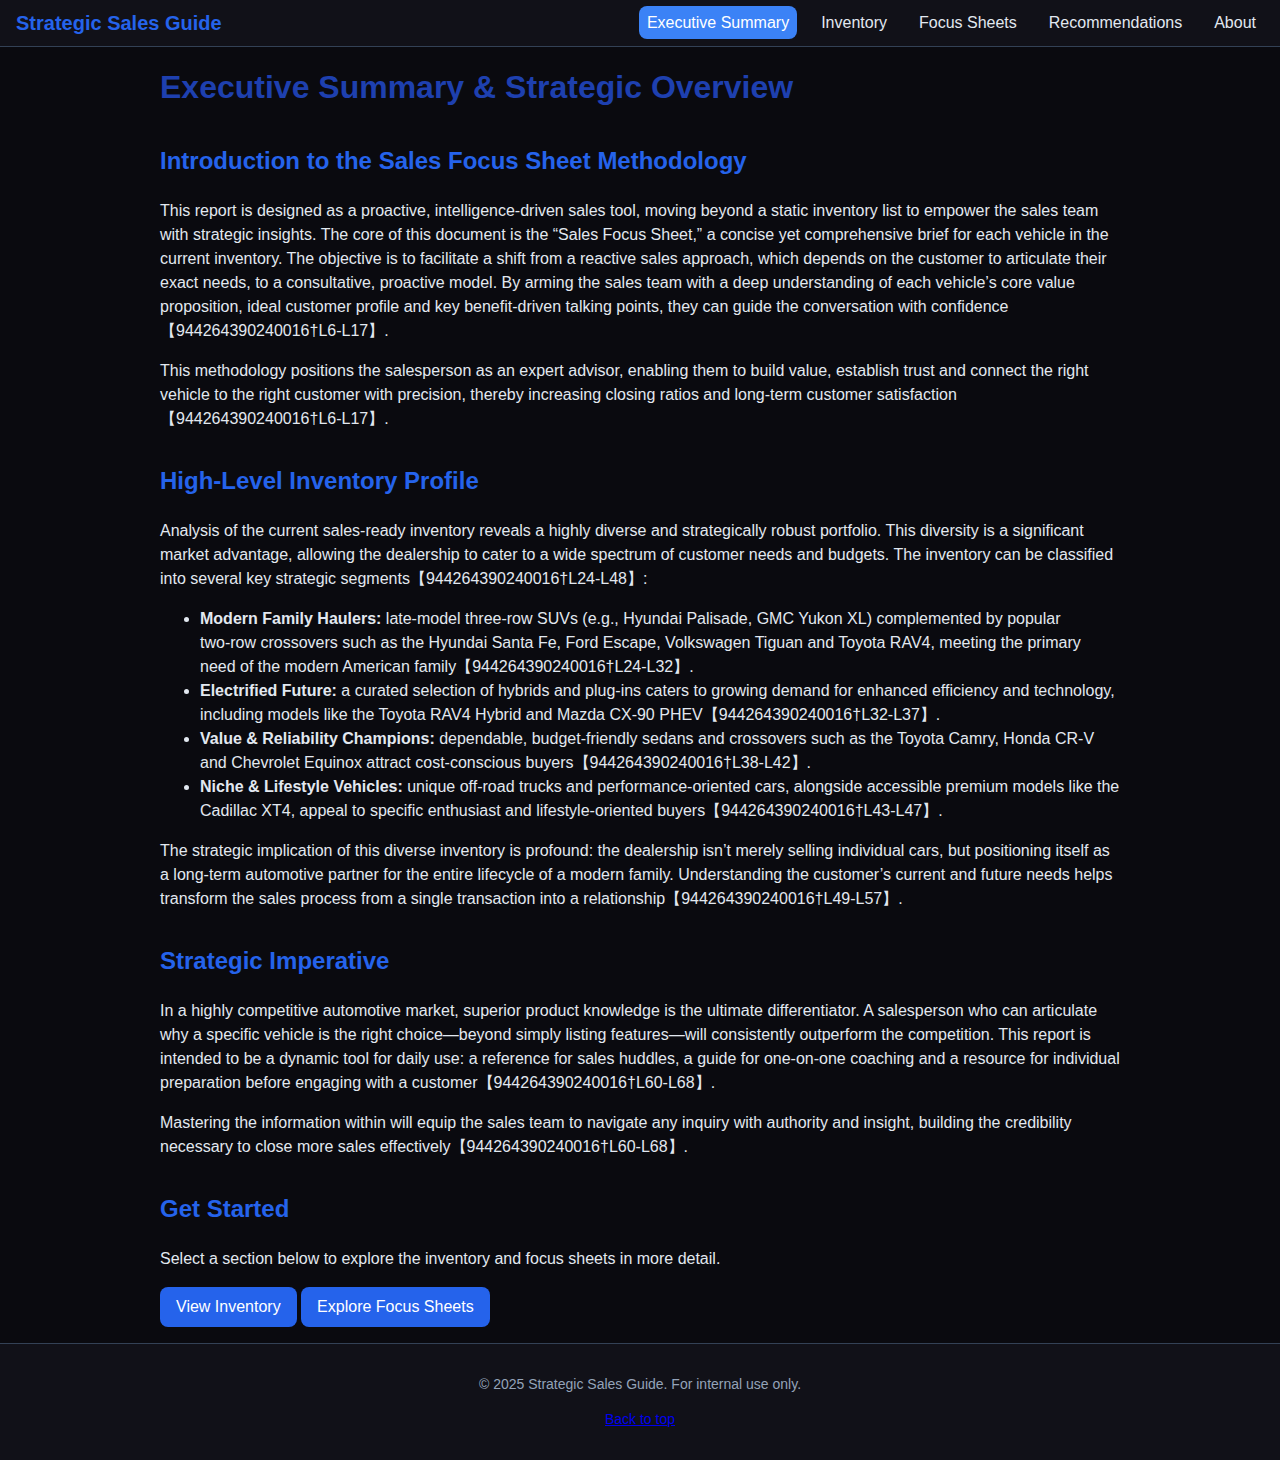
<file: index.html>
<!DOCTYPE html>
<html lang="en">
  <head>
    <meta charset="UTF-8" />
    <meta name="viewport" content="width=device-width, initial-scale=1.0" />
    <title>Strategic Sales Guide – Executive Summary</title>
    <link rel="icon" href="assets/favicon.svg" type="image/svg+xml" />
    <!-- Main site styles -->
    <link rel="stylesheet" href="assets/styles.css" />
    <!-- Print stylesheet loaded only when printing -->
    <link rel="stylesheet" href="assets/print.css" media="print" />
  </head>
  <body>
    <a class="skip-link" href="#main">Skip to content</a>
    <header class="site-header">
      <nav class="navbar" aria-label="Main navigation">
        <div class="nav-brand">Strategic Sales Guide</div>
        <button class="nav-toggle" aria-controls="nav-menu" aria-expanded="false">
          <span class="sr-only">Toggle navigation</span>
          ☰
        </button>
        <ul id="nav-menu" class="nav-menu">
          <li><a href="index.html" aria-current="page">Executive Summary</a></li>
          <li><a href="inventory.html">Inventory</a></li>
          <li><a href="focus-sheets.html">Focus Sheets</a></li>
          <li><a href="recommendations.html">Recommendations</a></li>
          <li><a href="about.html">About</a></li>
        </ul>
      </nav>
    </header>
    <main id="main" class="content-container">
      <h1>Executive Summary &amp; Strategic Overview</h1>
      <section class="intro">
        <h2>Introduction to the Sales&nbsp;Focus Sheet Methodology</h2>
        <p>
          This report is designed as a proactive, intelligence‑driven sales tool, moving
          beyond a static inventory list to empower the sales team with strategic
          insights. The core of this document is the “Sales Focus Sheet,” a concise yet
          comprehensive brief for each vehicle in the current inventory. The objective
          is to facilitate a shift from a reactive sales approach, which depends on the
          customer to articulate their exact needs, to a consultative, proactive model.
          By arming the sales team with a deep understanding of each vehicle’s core
          value proposition, ideal customer profile and key benefit‑driven talking
          points, they can guide the conversation with confidence【944264390240016†L6-L17】.
        </p>
        <p>
          This methodology positions the salesperson as an expert advisor, enabling
          them to build value, establish trust and connect the right vehicle to the
          right customer with precision, thereby increasing closing ratios and long‑term
          customer satisfaction【944264390240016†L6-L17】.
        </p>
      </section>
      <section class="inventory-profile">
        <h2>High‑Level Inventory Profile</h2>
        <p>
          Analysis of the current sales‑ready inventory reveals a highly diverse and
          strategically robust portfolio. This diversity is a significant market
          advantage, allowing the dealership to cater to a wide spectrum of customer
          needs and budgets. The inventory can be classified into several key strategic
          segments【944264390240016†L24-L48】:
        </p>
        <ul>
          <li>
            <strong>Modern Family Haulers:</strong> late‑model three‑row SUVs (e.g., Hyundai
            Palisade, GMC Yukon XL) complemented by popular two‑row crossovers such as
            the Hyundai Santa Fe, Ford Escape, Volkswagen Tiguan and Toyota RAV4, meeting
            the primary need of the modern American family【944264390240016†L24-L32】.
          </li>
          <li>
            <strong>Electrified Future:</strong> a curated selection of hybrids and plug‑ins
            caters to growing demand for enhanced efficiency and technology, including
            models like the Toyota RAV4 Hybrid and Mazda CX‑90 PHEV【944264390240016†L32-L37】.
          </li>
          <li>
            <strong>Value &amp; Reliability Champions:</strong> dependable, budget‑friendly
            sedans and crossovers such as the Toyota Camry, Honda CR‑V and Chevrolet
            Equinox attract cost‑conscious buyers【944264390240016†L38-L42】.
          </li>
          <li>
            <strong>Niche &amp; Lifestyle Vehicles:</strong> unique off‑road trucks and
            performance‑oriented cars, alongside accessible premium models like the
            Cadillac XT4, appeal to specific enthusiast and lifestyle‑oriented buyers【944264390240016†L43-L47】.
          </li>
        </ul>
        <p>
          The strategic implication of this diverse inventory is profound: the
          dealership isn’t merely selling individual cars, but positioning itself as a
          long‑term automotive partner for the entire lifecycle of a modern family.
          Understanding the customer’s current and future needs helps transform the
          sales process from a single transaction into a relationship【944264390240016†L49-L57】.
        </p>
      </section>
      <section class="strategic-imperative">
        <h2>Strategic Imperative</h2>
        <p>
          In a highly competitive automotive market, superior product knowledge is the
          ultimate differentiator. A salesperson who can articulate why a specific
          vehicle is the right choice—beyond simply listing features—will consistently
          outperform the competition. This report is intended to be a dynamic tool for
          daily use: a reference for sales huddles, a guide for one‑on‑one coaching and
          a resource for individual preparation before engaging with a customer【944264390240016†L60-L68】.
        </p>
        <p>
          Mastering the information within will equip the sales team to navigate any
          inquiry with authority and insight, building the credibility necessary to
          close more sales effectively【944264390240016†L60-L68】.
        </p>
      </section>
      <section class="cta">
        <h2>Get Started</h2>
        <p>Select a section below to explore the inventory and focus sheets in more detail.</p>
        <div class="button-group">
          <a href="inventory.html" class="btn">View Inventory</a>
          <a href="focus-sheets.html" class="btn">Explore Focus Sheets</a>
        </div>
      </section>
    </main>
    <footer class="site-footer">
      <p>&copy; 2025 Strategic Sales Guide. For internal use only.</p>
      <p>
        <a href="#">Back to top</a>
      </p>
    </footer>
    <script src="assets/app.js" defer></script>
  </body>
</html>
</file>
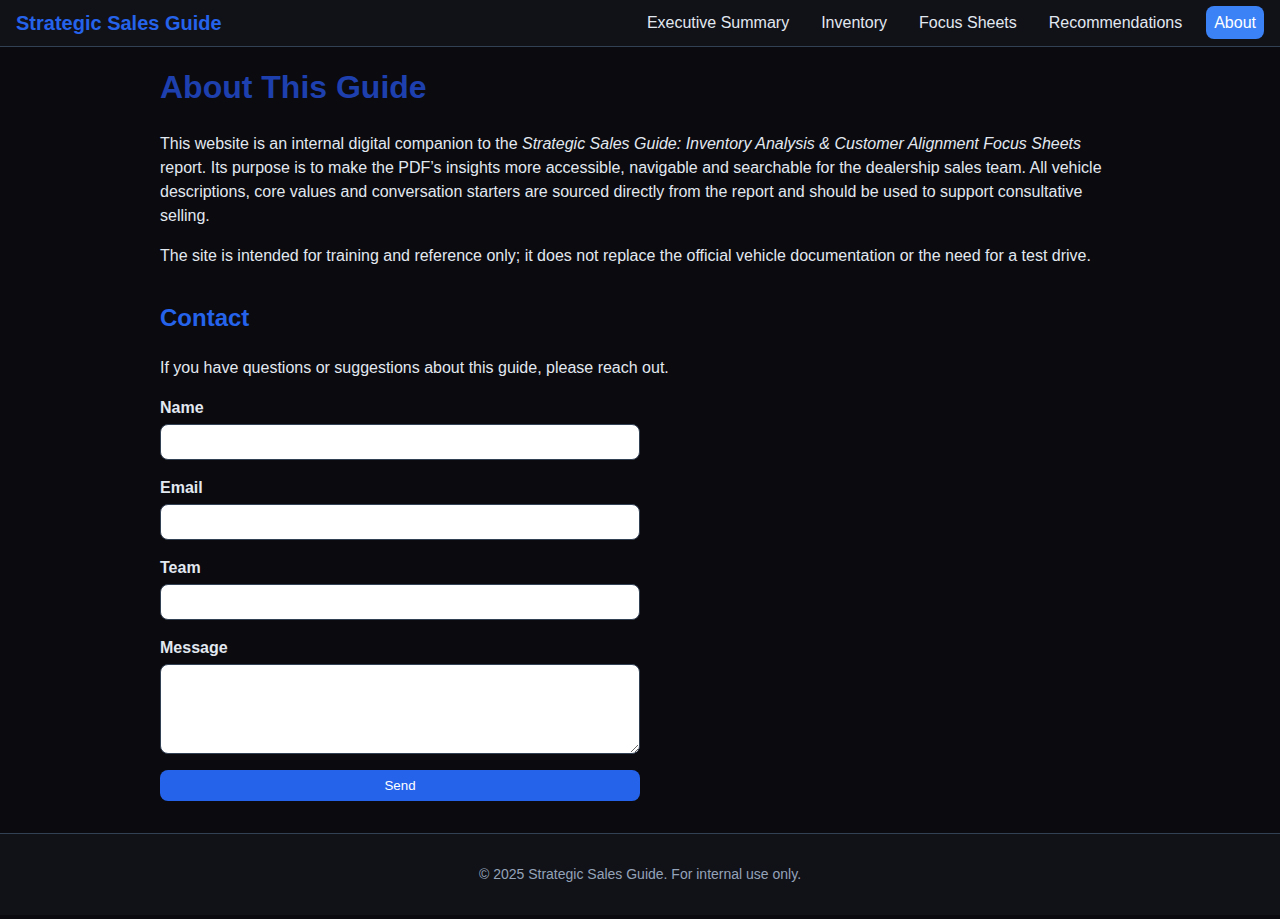
<file: about.html>
<!DOCTYPE html>
<html lang="en">
  <head>
    <meta charset="UTF-8" />
    <meta name="viewport" content="width=device-width, initial-scale=1.0" />
    <title>About This Guide</title>
    <link rel="icon" href="assets/favicon.svg" type="image/svg+xml" />
    <link rel="stylesheet" href="assets/styles.css" />
    <link rel="stylesheet" href="assets/print.css" media="print" />
  </head>
  <body>
    <a class="skip-link" href="#main">Skip to content</a>
    <header class="site-header">
      <nav class="navbar" aria-label="Main navigation">
        <div class="nav-brand">Strategic Sales Guide</div>
        <button class="nav-toggle" aria-controls="nav-menu" aria-expanded="false">☰</button>
        <ul id="nav-menu" class="nav-menu">
          <li><a href="index.html">Executive Summary</a></li>
          <li><a href="inventory.html">Inventory</a></li>
          <li><a href="focus-sheets.html">Focus Sheets</a></li>
          <li><a href="recommendations.html">Recommendations</a></li>
          <li><a href="about.html" aria-current="page">About</a></li>
        </ul>
      </nav>
    </header>
    <main id="main" class="content-container">
      <h1>About This Guide</h1>
      <p>
        This website is an internal digital companion to the <em>Strategic Sales
        Guide: Inventory Analysis &amp; Customer Alignment Focus Sheets</em> report. Its
        purpose is to make the PDF’s insights more accessible, navigable and
        searchable for the dealership sales team. All vehicle descriptions,
        core values and conversation starters are sourced directly from the
        report and should be used to support consultative selling.
      </p>
      <p>
        The site is intended for training and reference only; it does not
        replace the official vehicle documentation or the need for a test drive.
      </p>
      <h2>Contact</h2>
      <p>If you have questions or suggestions about this guide, please reach out.</p>
      <form class="contact-form" onsubmit="event.preventDefault(); handleContactForm();">
        <div class="form-group">
          <label for="contact-name">Name</label>
          <input id="contact-name" type="text" required />
        </div>
        <div class="form-group">
          <label for="contact-email">Email</label>
          <input id="contact-email" type="email" required />
        </div>
        <div class="form-group">
          <label for="contact-team">Team</label>
          <input id="contact-team" type="text" />
        </div>
        <div class="form-group">
          <label for="contact-message">Message</label>
          <textarea id="contact-message" rows="4" required></textarea>
        </div>
        <button type="submit" class="btn">Send</button>
      </form>
      <p id="contact-feedback" class="contact-feedback" aria-live="polite"></p>
    </main>
    <footer class="site-footer">
      <p>&copy; 2025 Strategic Sales Guide. For internal use only.</p>
    </footer>
    <script src="assets/app.js" defer></script>
  </body>
</html>
</file>
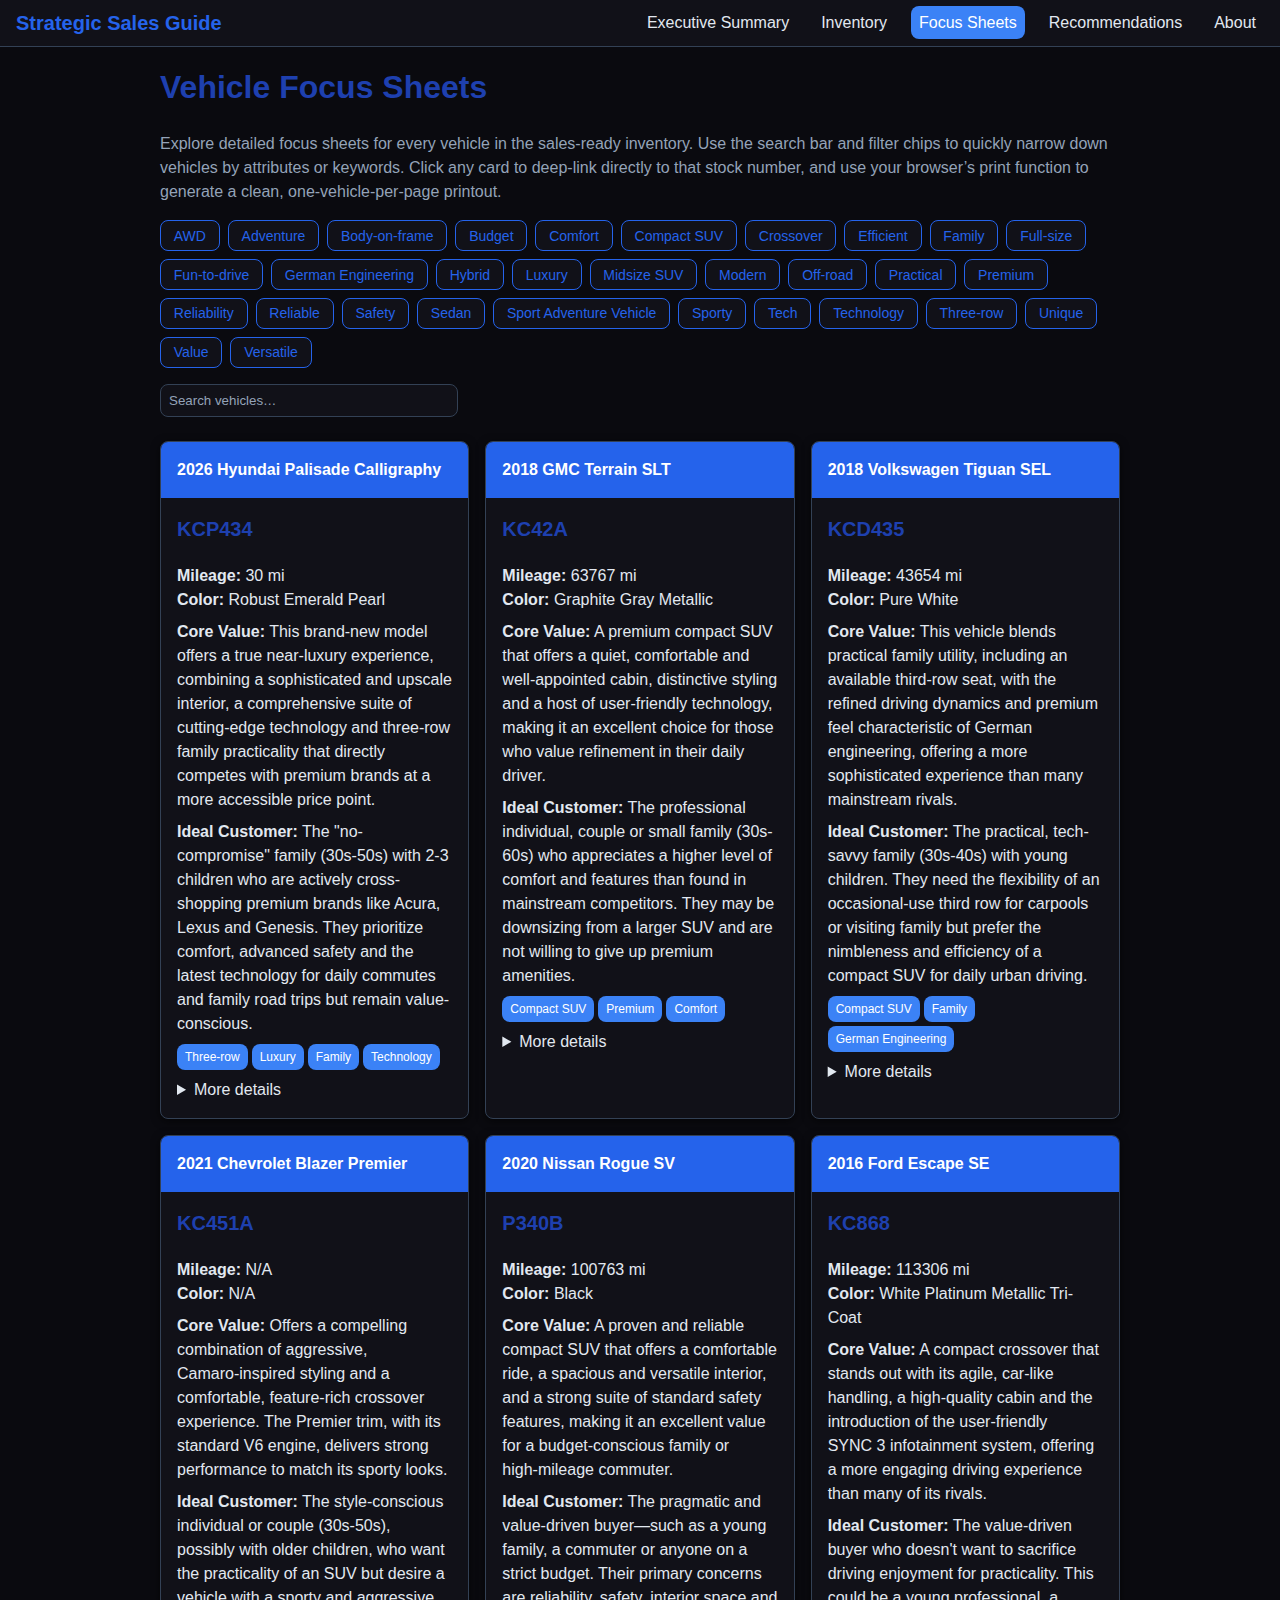
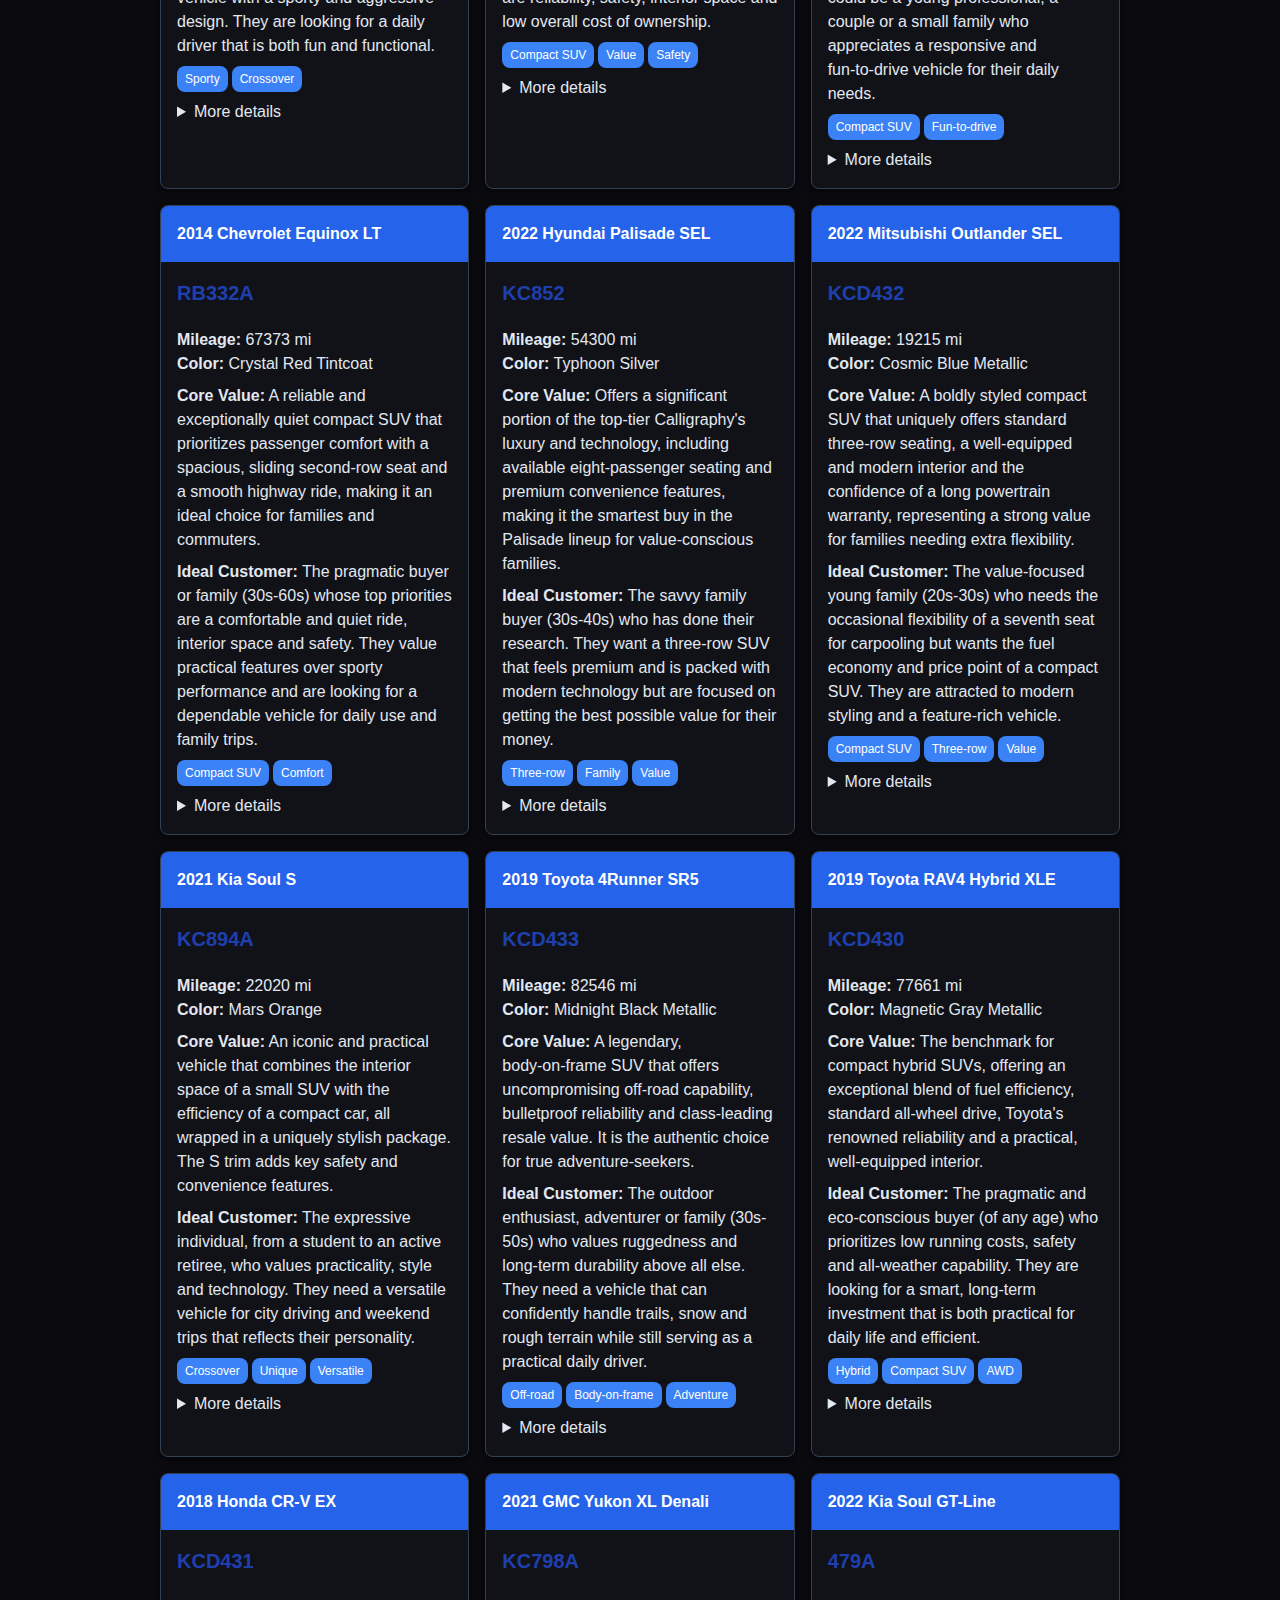
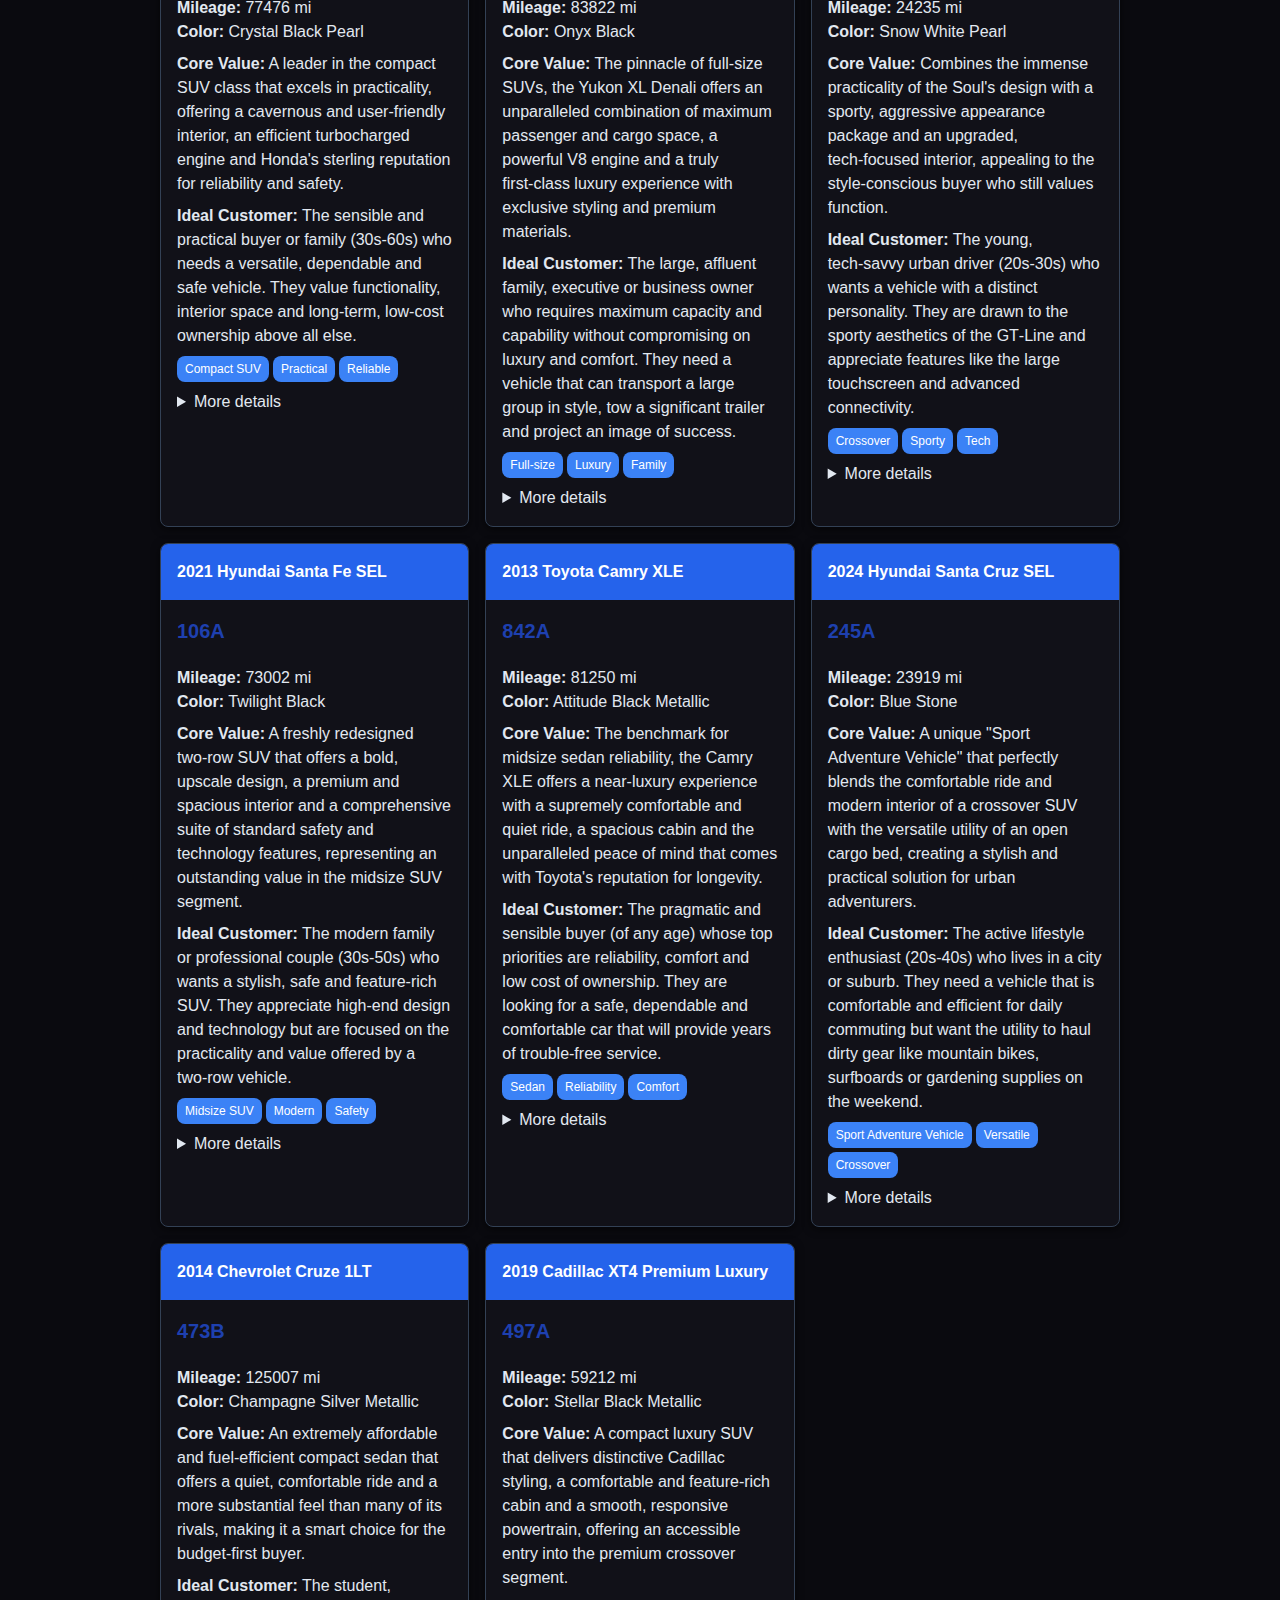
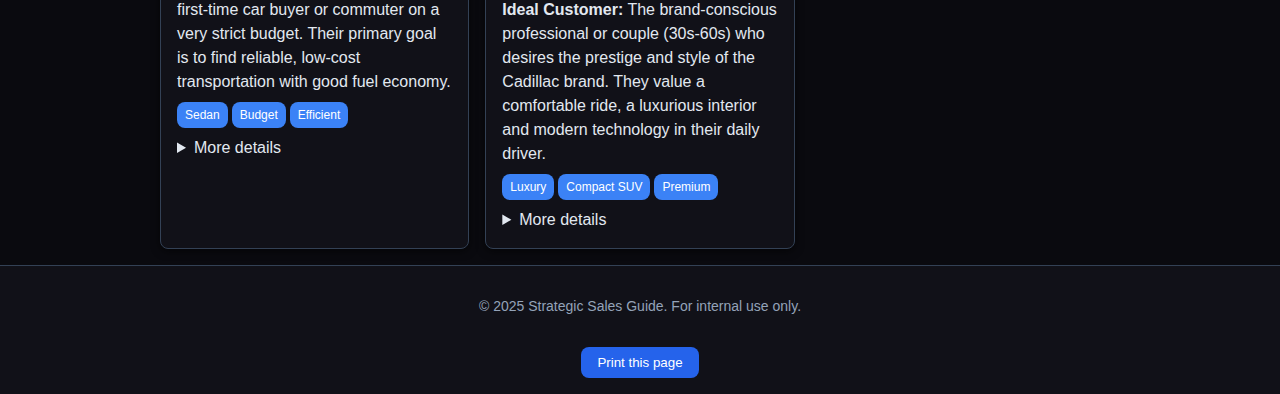
<file: focus-sheets.html>
<!DOCTYPE html>
<html lang="en">
  <head>
    <meta charset="UTF-8" />
    <meta name="viewport" content="width=device-width, initial-scale=1.0" />
    <title>Vehicle Focus Sheets</title>
    <link rel="icon" href="assets/favicon.svg" type="image/svg+xml" />
    <link rel="stylesheet" href="assets/styles.css" />
    <link rel="stylesheet" href="assets/print.css" media="print" />
  </head>
  <body>
    <a class="skip-link" href="#main">Skip to content</a>
    <header class="site-header">
      <nav class="navbar" aria-label="Main navigation">
        <div class="nav-brand">Strategic Sales Guide</div>
        <button class="nav-toggle" aria-controls="nav-menu" aria-expanded="false">☰</button>
        <ul id="nav-menu" class="nav-menu">
          <li><a href="index.html">Executive Summary</a></li>
          <li><a href="inventory.html">Inventory</a></li>
          <li><a href="focus-sheets.html" aria-current="page">Focus Sheets</a></li>
          <li><a href="recommendations.html">Recommendations</a></li>
          <li><a href="about.html">About</a></li>
        </ul>
      </nav>
    </header>
    <main id="main" class="content-container">
      <h1>Vehicle Focus Sheets</h1>
      <p class="page-intro">
        Explore detailed focus sheets for every vehicle in the sales‑ready inventory. Use
        the search bar and filter chips to quickly narrow down vehicles by attributes or
        keywords. Click any card to deep‑link directly to that stock number, and use
        your browser’s print function to generate a clean, one‑vehicle‑per‑page printout.
      </p>
      <div class="filters">
        <div class="filter-bar" id="tag-filters">
          <!-- filter chips inserted by JS -->
        </div>
        <label for="focus-search" class="sr-only">Search focus sheets</label>
        <input id="focus-search" type="text" placeholder="Search vehicles…" class="search-input" />
      </div>
      <div id="vehicle-cards" class="card-grid">
        <!-- cards inserted by JS -->
      </div>
    </main>
    <footer class="site-footer">
      <p>&copy; 2025 Strategic Sales Guide. For internal use only.</p>
      <button class="btn print-btn" onclick="window.print()">Print this page</button>
    </footer>
    <script src="assets/app.js" defer></script>
  </body>
</html>
</file>
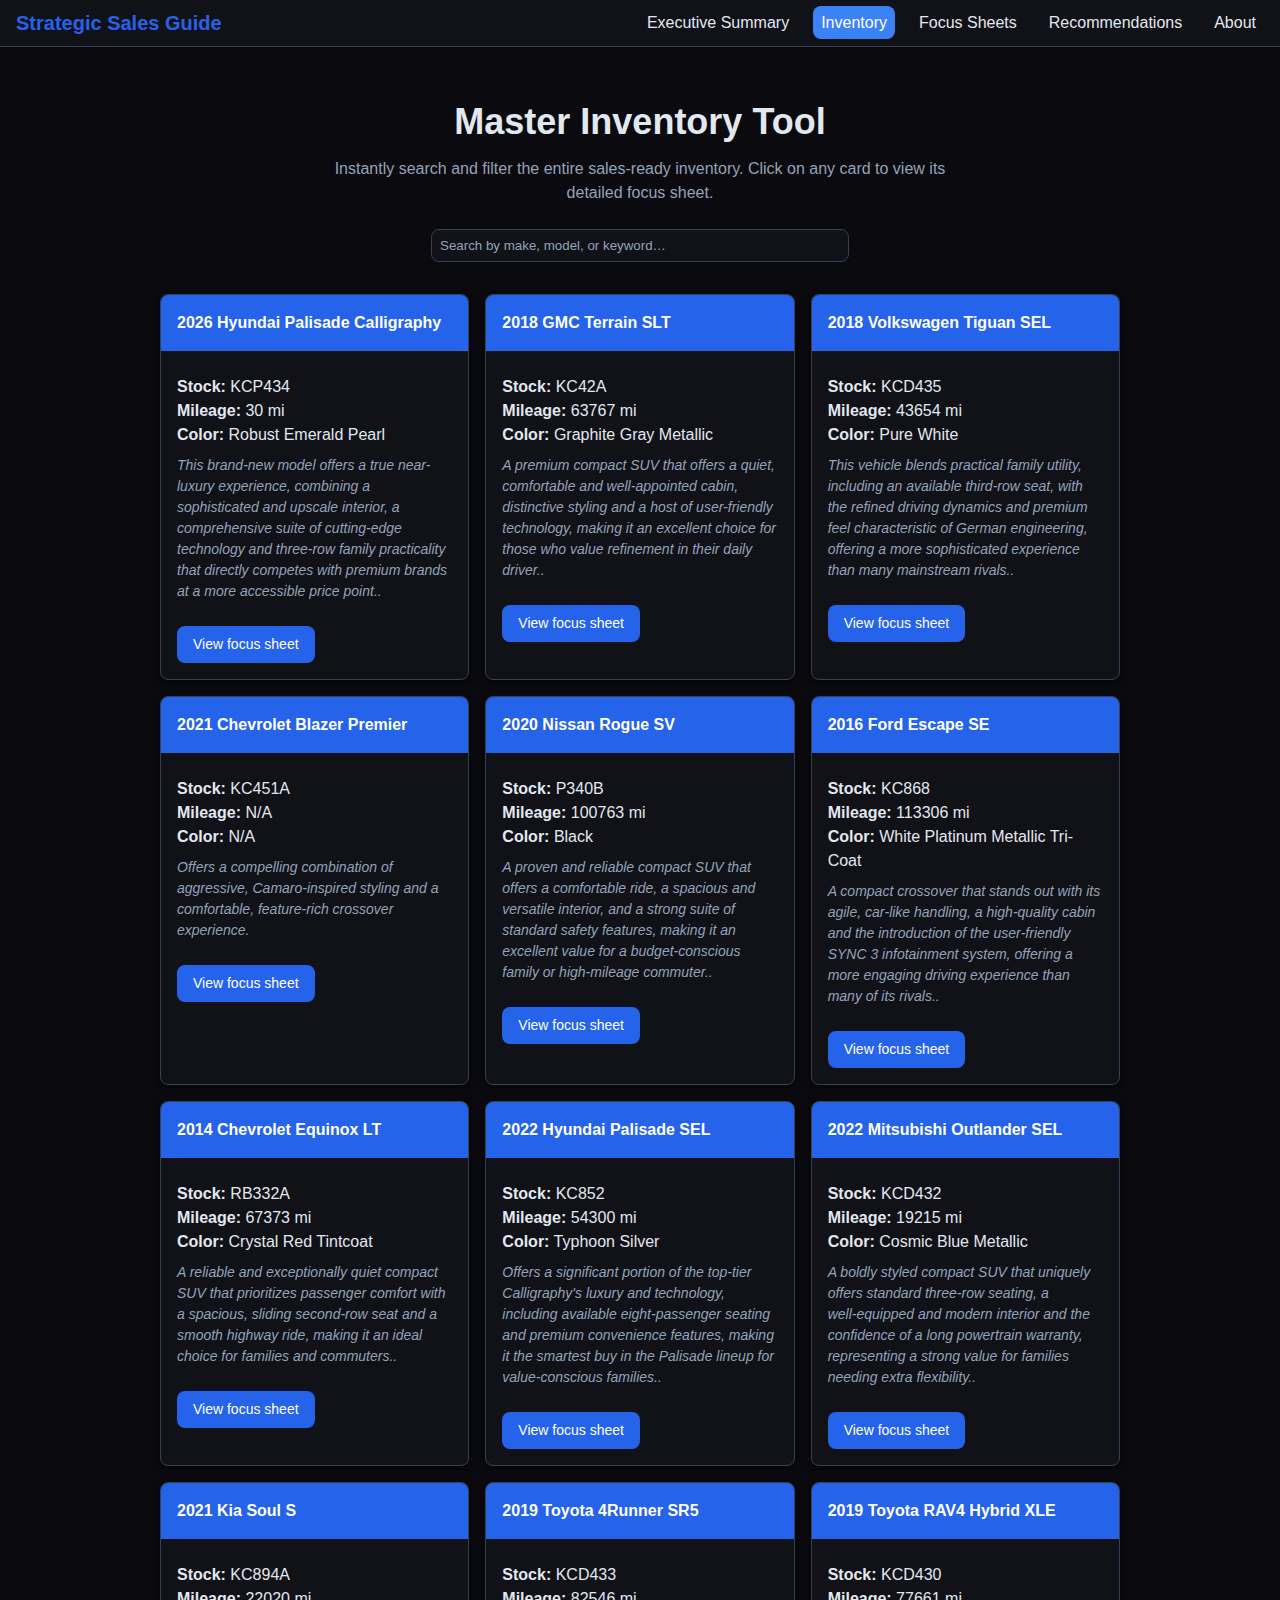
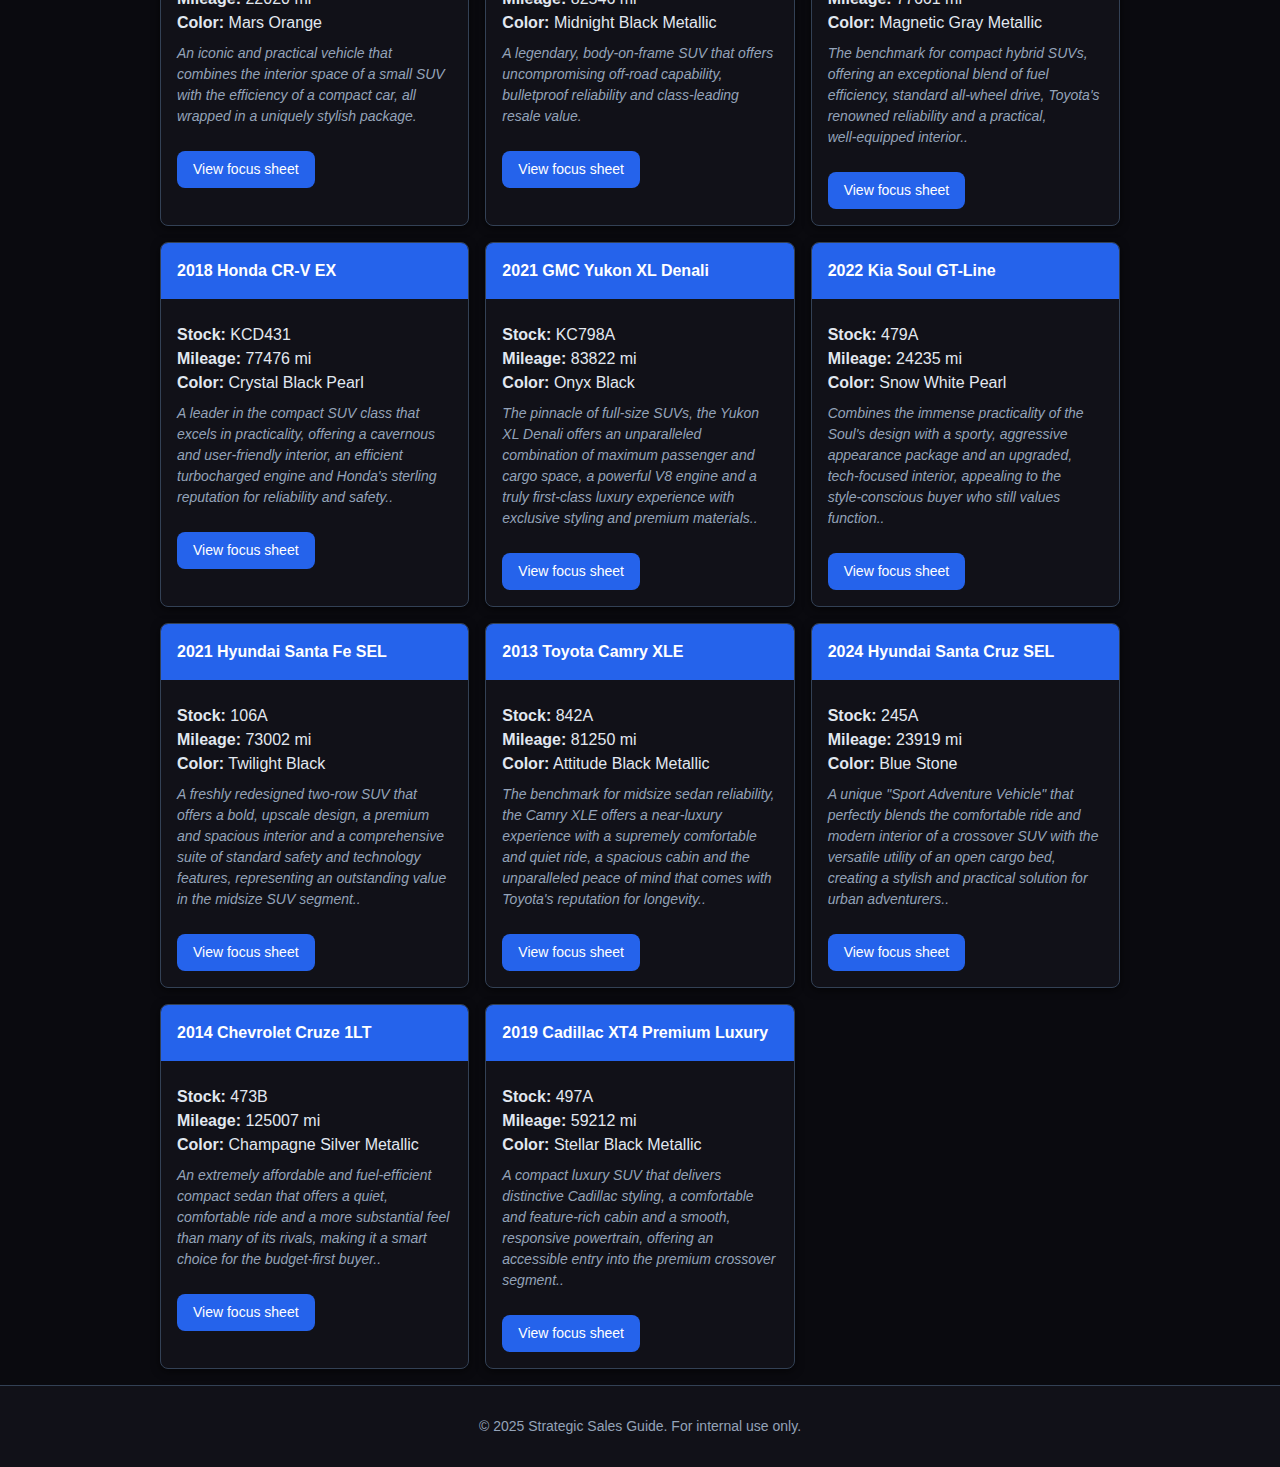
<file: inventory.html>
<!DOCTYPE html>
<html lang="en">
  <head>
    <meta charset="UTF-8" />
    <meta name="viewport" content="width=device-width, initial-scale=1.0" />
    <title>Inventory Overview</title>
    <link rel="icon" href="assets/favicon.svg" type="image/svg+xml" />
    <link rel="stylesheet" href="assets/styles.css" />
    <link rel="stylesheet" href="assets/print.css" media="print" />
  </head>
  <body>
    <a class="skip-link" href="#main">Skip to content</a>
    <header class="site-header">
      <nav class="navbar" aria-label="Main navigation">
        <div class="nav-brand">Strategic Sales Guide</div>
        <button class="nav-toggle" aria-controls="nav-menu" aria-expanded="false">☰</button>
        <ul id="nav-menu" class="nav-menu">
          <li><a href="index.html">Executive Summary</a></li>
          <li><a href="inventory.html" aria-current="page">Inventory</a></li>
          <li><a href="focus-sheets.html">Focus Sheets</a></li>
          <li><a href="recommendations.html">Recommendations</a></li>
          <li><a href="about.html">About</a></li>
        </ul>
      </nav>
    </header>
    <main id="main" class="content-container">
      <!-- Hero section for the inventory tool -->
      <section class="inventory-hero">
        <h1>Master Inventory Tool</h1>
        <p class="page-subtitle">
          Instantly search and filter the entire sales‑ready inventory. Click on any card to view its detailed focus sheet.
        </p>
        <label for="inventory-search" class="sr-only">Search inventory</label>
        <input
          id="inventory-search"
          type="text"
          placeholder="Search by make, model, or keyword…"
          class="search-input"
        />
      </section>
      <!-- Card grid for inventory -->
      <div id="inventory-grid" class="card-grid">
        <!-- cards inserted by JS -->
      </div>
    </main>
    <footer class="site-footer">
      <p>&copy; 2025 Strategic Sales Guide. For internal use only.</p>
    </footer>
    <script src="assets/app.js" defer></script>
  </body>
</html>
</file>
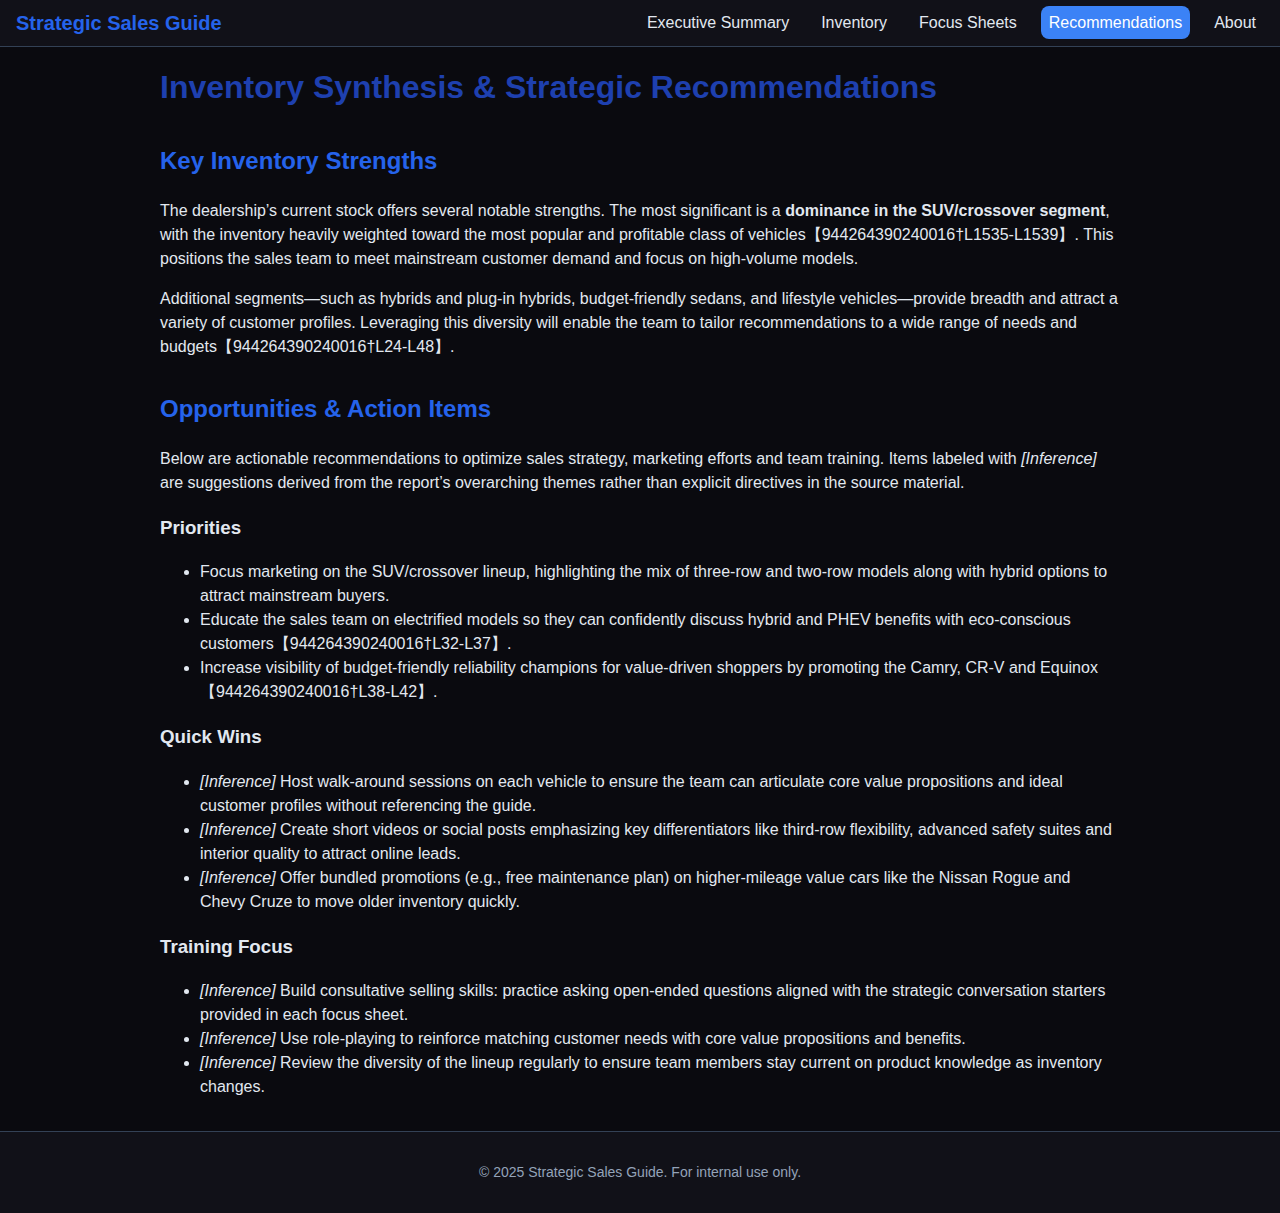
<file: recommendations.html>
<!DOCTYPE html>
<html lang="en">
  <head>
    <meta charset="UTF-8" />
    <meta name="viewport" content="width=device-width, initial-scale=1.0" />
    <title>Inventory Synthesis &amp; Recommendations</title>
    <link rel="icon" href="assets/favicon.svg" type="image/svg+xml" />
    <link rel="stylesheet" href="assets/styles.css" />
    <link rel="stylesheet" href="assets/print.css" media="print" />
  </head>
  <body>
    <a class="skip-link" href="#main">Skip to content</a>
    <header class="site-header">
      <nav class="navbar" aria-label="Main navigation">
        <div class="nav-brand">Strategic Sales Guide</div>
        <button class="nav-toggle" aria-controls="nav-menu" aria-expanded="false">☰</button>
        <ul id="nav-menu" class="nav-menu">
          <li><a href="index.html">Executive Summary</a></li>
          <li><a href="inventory.html">Inventory</a></li>
          <li><a href="focus-sheets.html">Focus Sheets</a></li>
          <li><a href="recommendations.html" aria-current="page">Recommendations</a></li>
          <li><a href="about.html">About</a></li>
        </ul>
      </nav>
    </header>
    <main id="main" class="content-container">
      <h1>Inventory Synthesis &amp; Strategic Recommendations</h1>
      <section class="strengths">
        <h2>Key Inventory Strengths</h2>
        <p>
          The dealership’s current stock offers several notable strengths. The most
          significant is a <strong>dominance in the SUV/crossover segment</strong>, with the
          inventory heavily weighted toward the most popular and profitable class of
          vehicles【944264390240016†L1535-L1539】. This positions the sales team to meet
          mainstream customer demand and focus on high‑volume models.
        </p>
        <p>
          Additional segments—such as hybrids and plug‑in hybrids, budget‑friendly
          sedans, and lifestyle vehicles—provide breadth and attract a variety of
          customer profiles. Leveraging this diversity will enable the team to tailor
          recommendations to a wide range of needs and budgets【944264390240016†L24-L48】.
        </p>
      </section>
      <section class="opportunities">
        <h2>Opportunities &amp; Action Items</h2>
        <p>
          Below are actionable recommendations to optimize sales strategy,
          marketing efforts and team training. Items labeled with
          <em>[Inference]</em> are suggestions derived from the report’s overarching
          themes rather than explicit directives in the source material.
        </p>
        <h3>Priorities</h3>
        <ul>
          <li>
            Focus marketing on the SUV/crossover lineup, highlighting the mix of
            three‑row and two‑row models along with hybrid options to attract
            mainstream buyers.
          </li>
          <li>
            Educate the sales team on electrified models so they can confidently
            discuss hybrid and PHEV benefits with eco‑conscious customers【944264390240016†L32-L37】.
          </li>
          <li>
            Increase visibility of budget‑friendly reliability champions for value‑driven
            shoppers by promoting the Camry, CR‑V and Equinox【944264390240016†L38-L42】.
          </li>
        </ul>
        <h3>Quick Wins</h3>
        <ul>
          <li><em>[Inference]</em> Host walk‑around sessions on each vehicle to ensure the team
            can articulate core value propositions and ideal customer profiles without
            referencing the guide.</li>
          <li><em>[Inference]</em> Create short videos or social posts emphasizing key
            differentiators like third‑row flexibility, advanced safety suites and
            interior quality to attract online leads.</li>
          <li><em>[Inference]</em> Offer bundled promotions (e.g., free maintenance plan) on
            higher‑mileage value cars like the Nissan Rogue and Chevy Cruze to move
            older inventory quickly.</li>
        </ul>
        <h3>Training Focus</h3>
        <ul>
          <li><em>[Inference]</em> Build consultative selling skills: practice asking open‑ended
            questions aligned with the strategic conversation starters provided in each
            focus sheet.</li>
          <li><em>[Inference]</em> Use role‑playing to reinforce matching customer needs with
            core value propositions and benefits.</li>
          <li><em>[Inference]</em> Review the diversity of the lineup regularly to ensure team
            members stay current on product knowledge as inventory changes.</li>
        </ul>
      </section>
    </main>
    <footer class="site-footer">
      <p>&copy; 2025 Strategic Sales Guide. For internal use only.</p>
    </footer>
    <script src="assets/app.js" defer></script>
  </body>
</html>
</file>
<file: assets/styles.css>
/*
  Main stylesheet for the Strategic Sales Guide website.

  This file defines colour variables, typographic scale and layout
  primitives. Components such as navigation, tables and cards are
  implemented with semantic markup and BEM‑style class names.
*/

:root {
  /*
    Global colour palette for the dark theme.  These values are inspired by
    Tailwind's slate/blue palette to create a calm, high‑contrast interface.
    You can tweak these variables to adjust the overall mood of the site.
  */
  --primary: #2563eb;            /* bright blue for accents */
  --primary-light: #3b82f6;      /* lighter blue for hovers */
  --secondary: #1e40af;          /* deep indigo for secondary headings */
  --bg: #0a0a0f;                 /* very dark background */
  --surface: #111118;            /* card and nav backgrounds */
  --surface-alt: #1e293b;        /* alternate surface (e.g. header rows) */
  --text: #e2e8f0;               /* light grey for primary text */
  --text-light: #94a3b8;         /* muted grey for secondary text */
  --border: #334155;             /* subtle border colour */
  --radius: 0.5rem;
  --shadow: 0 2px 8px rgba(0, 0, 0, 0.6);
  font-family: "Inter", sans-serif;
  line-height: 1.5;
}

html,
body {
  margin: 0;
  padding: 0;
  background: var(--bg);
  color: var(--text);
  font-size: 16px;
}

/* Utility classes */
.sr-only {
  position: absolute;
  width: 1px;
  height: 1px;
  padding: 0;
  margin: -1px;
  overflow: hidden;
  clip: rect(0, 0, 0, 0);
  white-space: nowrap;
  border: 0;
}

/* Skip link for keyboard users */
.skip-link {
  position: absolute;
  top: -40px;
  left: 0;
  background: var(--primary);
  color: #fff;
  padding: 0.5rem 1rem;
  z-index: 100;
  transition: top 0.3s;
}
.skip-link:focus {
  top: 0;
}

/* Navigation */
.navbar {
  display: flex;
  align-items: center;
  justify-content: space-between;
  background: var(--surface);
  border-bottom: 1px solid var(--border);
  padding: 0.5rem 1rem;
  position: sticky;
  top: 0;
  z-index: 100;
}
.nav-brand {
  font-size: 1.25rem;
  font-weight: 600;
  color: var(--primary);
}
.nav-menu {
  list-style: none;
  margin: 0;
  padding: 0;
  display: flex;
  gap: 1rem;
}
.nav-menu a {
  color: var(--text);
  text-decoration: none;
  padding: 0.5rem;
  border-radius: var(--radius);
  transition: background 0.2s;
}
.nav-menu a[aria-current="page"] {
  background: var(--primary-light);
  color: #fff;
}
.nav-menu a:hover,
.nav-menu a:focus {
  background: var(--primary-light);
  color: #fff;
}
.nav-toggle {
  display: none;
  background: none;
  border: none;
  font-size: 1.5rem;
  color: var(--primary);
}

/* Responsive nav on small screens */
@media (max-width: 768px) {
  .nav-menu {
    position: fixed;
    top: 3.5rem;
    right: 0;
    background: var(--surface);
    flex-direction: column;
    padding: 1rem;
    box-shadow: var(--shadow);
    transform: translateX(100%);
    transition: transform 0.3s ease;
    max-height: 90vh;
    overflow-y: auto;
  }
  .nav-menu.open {
    transform: translateX(0);
  }
  .nav-toggle {
    display: block;
  }
}

/* Content container */
.content-container {
  max-width: 960px;
  margin: 0 auto;
  padding: 1rem;
}
.content-container h1 {
  margin-top: 0;
  font-size: 2rem;
  color: var(--secondary);
}
.content-container h2 {
  font-size: 1.5rem;
  margin-top: 2rem;
  color: var(--primary);
}
.page-intro {
  margin-bottom: 1rem;
  color: var(--text-light);
}

/* Buttons */
.btn {
  display: inline-block;
  padding: 0.5rem 1rem;
  background: var(--primary);
  color: #fff;
  border: none;
  border-radius: var(--radius);
  text-decoration: none;
  cursor: pointer;
  transition: background 0.2s;
}
.btn:hover,
.btn:focus {
  background: var(--primary-light);
}
.print-btn {
  margin-top: 1rem;
}

/* Table styles */
.table-wrapper {
  overflow-x: auto;
}
.inventory-table {
  width: 100%;
  border-collapse: collapse;
  margin-top: 1rem;
}
.inventory-table th,
.inventory-table td {
  padding: 0.5rem;
  border-bottom: 1px solid var(--border);
  text-align: left;
}
.inventory-table th {
  background: var(--surface-alt);
  cursor: pointer;
  user-select: none;
  position: sticky;
  top: 0;
  z-index: 1;
}
.inventory-table tr:nth-child(even) td {
  background: var(--surface);
}
.search-input {
  width: 100%;
  max-width: 280px;
  padding: 0.5rem;
  margin: 0.5rem 0;
  border: 1px solid var(--border);
  border-radius: var(--radius);
  background: var(--surface);
  color: var(--text);
}

/* Placeholder styling for search inputs */
.search-input::placeholder {
  color: var(--text-light);
}

/* Card grid */
.card-grid {
  display: grid;
  grid-template-columns: repeat(auto-fill, minmax(280px, 1fr));
  gap: 1rem;
  margin-top: 1rem;
}
.card {
  background: var(--surface);
  border: 1px solid var(--border);
  border-radius: var(--radius);
  box-shadow: var(--shadow);
  display: flex;
  flex-direction: column;
  overflow: hidden;
}
.card-header {
  padding: 1rem;
  background: var(--primary);
  color: #fff;
  font-weight: 600;
}
.card-content {
  padding: 1rem;
  flex-grow: 1;
}
.card-content h3 {
  margin-top: 0;
  font-size: 1.25rem;
  color: var(--secondary);
}
.card-content p {
  margin: 0.5rem 0;
}
.card-content .tag-list {
  margin: 0.5rem 0;
  display: flex;
  flex-wrap: wrap;
  gap: 0.25rem;
}

/* Links inside cards */
.card-content a.card-link {
  margin-top: 1rem;
  display: inline-block;
  font-size: 0.875rem;
}
.tag {
  background: var(--primary-light);
  color: #fff;
  padding: 0.25rem 0.5rem;
  border-radius: var(--radius);
  font-size: 0.75rem;
}

/* Filter chips */
.filter-bar {
  display: flex;
  flex-wrap: wrap;
  gap: 0.5rem;
  margin-bottom: 0.5rem;
}
.filter-chip {
  padding: 0.4rem 0.8rem;
  border: 1px solid var(--primary);
  border-radius: var(--radius);
  background: var(--surface);
  color: var(--primary);
  font-size: 0.875rem;
  cursor: pointer;
  user-select: none;
  transition: background 0.2s;
}
.filter-chip.active {
  background: var(--primary);
  color: #fff;
}

/* Inventory hero section */
.inventory-hero {
  text-align: center;
  margin-top: 2rem;
  margin-bottom: 2rem;
}
.inventory-hero h1 {
  margin-bottom: 0.5rem;
  font-size: 2.25rem;
  color: var(--text);
}
.inventory-hero .page-subtitle {
  color: var(--text-light);
  max-width: 640px;
  margin: 0 auto 1.5rem;
}
.inventory-hero .search-input {
  max-width: 400px;
  margin: 0 auto;
}

/* Form styles */
.contact-form {
  max-width: 480px;
  margin-top: 1rem;
  display: grid;
  gap: 1rem;
}
.contact-form .form-group {
  display: flex;
  flex-direction: column;
}
.contact-form label {
  margin-bottom: 0.25rem;
  font-weight: 600;
}
.contact-form input,
.contact-form textarea {
  padding: 0.5rem;
  border: 1px solid var(--border);
  border-radius: var(--radius);
  font-size: 1rem;
}
.contact-feedback {
  margin-top: 1rem;
  color: var(--primary);
}

/* Footer */
.site-footer {
  background: var(--surface);
  border-top: 1px solid var(--border);
  text-align: center;
  padding: 1rem;
  font-size: 0.875rem;
  color: var(--text-light);
}
</file>
<file: assets/print.css>
/* Print stylesheet ensures clean output when printing focus sheets
   and inventory. Navigation and controls are hidden, and page
   breaks are inserted between items. */

@media print {
  body {
    background: #fff;
    color: #000;
    font-size: 12pt;
  }
  .navbar,
  .site-footer,
  .search-input,
  .filter-bar,
  .nav-toggle,
  .print-btn {
    display: none !important;
  }
  /* Ensure inventory table header repeats on each printed page */
  table {
    page-break-inside: auto;
  }
  tr {
    page-break-inside: avoid;
    page-break-after: auto;
  }
  /* On focus sheets, break after each card */
  .card {
    page-break-after: always;
    border: none;
    box-shadow: none;
  }
  .card-header {
    background: #000;
    color: #fff;
  }
  /* Hide tag list in print if empty */
  .tag-list {
    display: none;
  }
}
</file>
